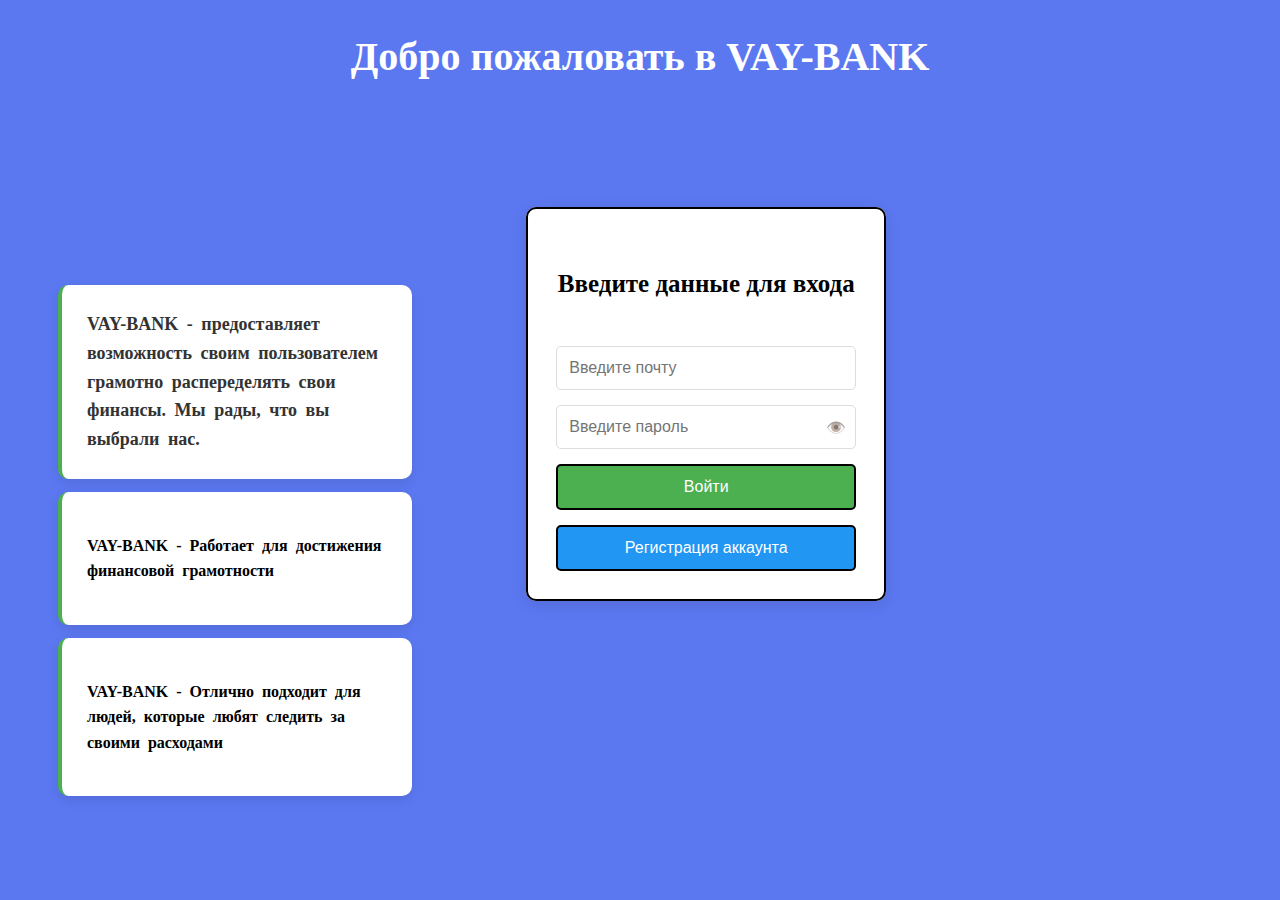
<file: template/index.html>
<!DOCTYPE html>
<html lang="en">
<head>
    <meta charset="UTF-8">
    <meta name="viewport" content="width=device-width, initial-scale=1.0">
    <link rel="stylesheet" href="/style/index.css">
    <title>Авторизация</title>
</head>
<body>
    <h2 class="titleText">Добро пожаловать в VAY-BANK</h2>
    
    <div class="menuInput">
    <h4 class="titleHelpText">Введите данные для входа</h4>
    <input type="email" placeholder="Введите почту">
    
    <div class="password-container" style="position: relative;">
        <input type="password" placeholder="Введите пароль" id="passwordInput">
        <span class="toggle-password" style="position: absolute; right: 10px; top: 50%; transform: translateY(-50%); cursor: pointer; user-select: none;">
            👁️
        </span>
    </div>
    
    <button class="enterBT">Войти</button>
    <button class="cteateBT" onclick="window.location.href='regist.html'">Регистрация аккаунта</button>
</div>

<script>
document.querySelector('.toggle-password').addEventListener('click', function() {
    const passwordInput = document.getElementById('passwordInput');
    if (passwordInput.type === 'password') {
        passwordInput.type = 'text';
        this.textContent = '🔒';
    } else {
        passwordInput.type = 'password';
        this.textContent = '👁️';
    }
});
</script>
    

    <div class="textInfo">
        <b><p>VAY-BANK - предоставляет возможность своим пользователем грамотно распеределять свои финансы. Мы рады, что вы выбрали нас.</p></b>
    </div>
    
    <div class="textInfo2">
        <b><p>VAY-BANK - Работает для достижения финансовой грамотности</p></b>
    </div>
    <div class="textInfo3">
        <b><p>VAY-BANK - Отлично подходит для людей, которые любят следить за своими расходами</p></b>
    </div>

</body>


</html>
</file>
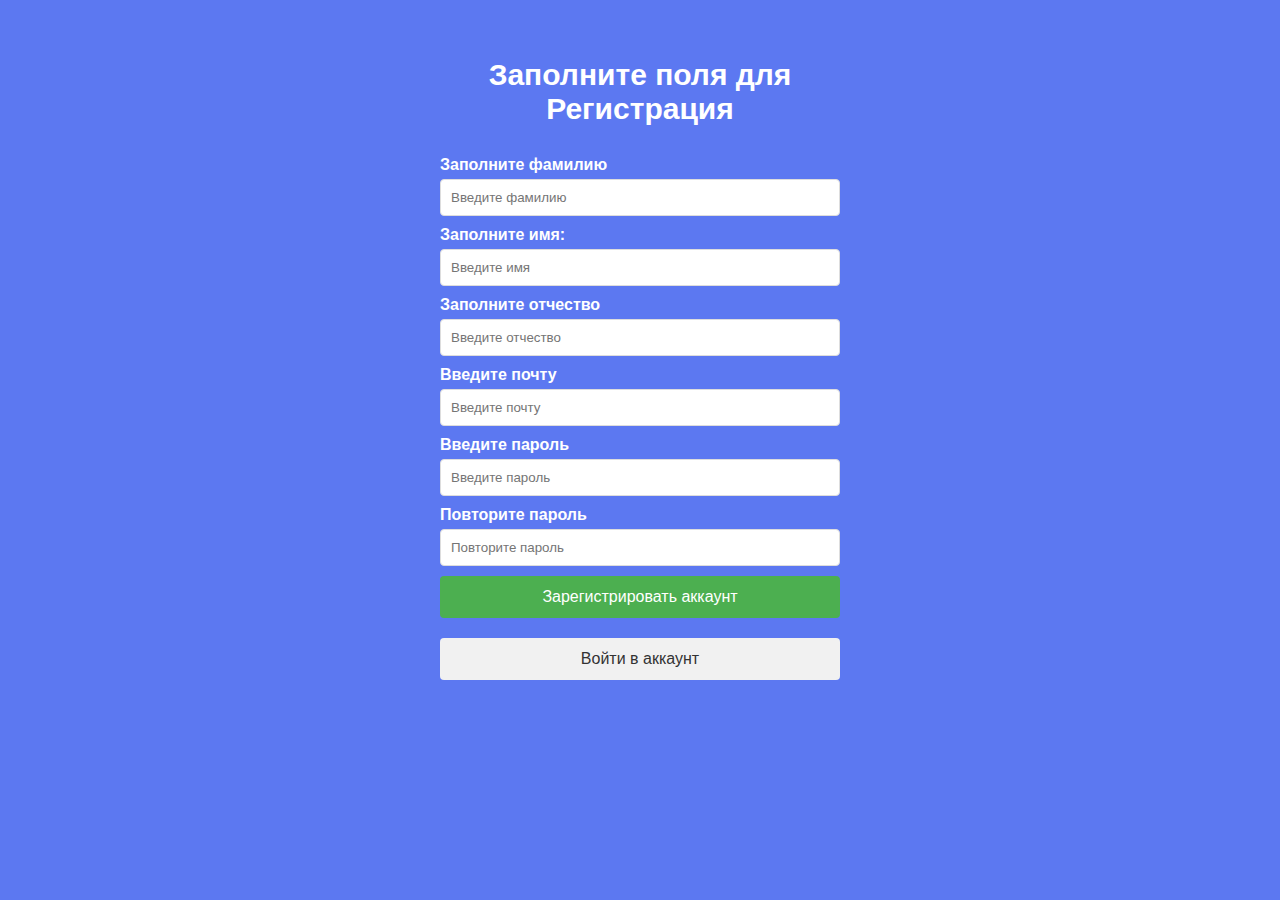
<file: template/regist.html>
<!DOCTYPE html>
<html lang="ru">
<head>
    <meta charset="UTF-8">
    <meta name="viewport" content="width=device-width, initial-scale=1.0">
    <title>Регистрация</title>
    <link rel="stylesheet" href="/style/regist.css">
</head>
<body>
    <div class="menuInputRegist">
        <h3 class="TitleText">Заполните поля для Регистрация</h3>

        <h4>Заполните фамилию</h4>
        <input type="text" id="lastName" placeholder="Введите фамилию">
        <div class="error-message" id="lastNameError">Только русские буквы, первая заглавная</div>

        <h4>Заполните имя:</h4>
        <input type="text" id="firstName" placeholder="Введите имя">
        <div class="error-message" id="firstNameError">Только русские буквы, первая заглавная</div>

        <h4>Заполните отчество</h4>
        <input type="text" id="middleName" placeholder="Введите отчество">
        <div class="error-message" id="middleNameError">Только русские буквы, первая заглавная</div>

        <h4>Введите почту</h4>
        <input type="email" id="email" placeholder="Введите почту">
        <div class="error-message" id="emailError">Введите корректный email</div>

        <h4>Введите пароль</h4>
        <input type="password" id="password" placeholder="Введите пароль">
        <div class="error-message" id="passwordError">Английские символы, минимум одна заглавная буква</div>

        <h4>Повторите пароль</h4>
        <input type="password" id="confirmPassword" placeholder="Повторите пароль">
        <div class="error-message" id="confirmPasswordError">Пароли не совпадают</div>

        <div class="success-message" id="successMessage">Регистрация успешна! Перенаправляем...</div>

        <button class="BtnReg" onclick="validateForm()">Зарегистрировать аккаунт</button>
        <button class="BtnAuth" onclick="window.location.href='index.html'">Войти в аккаунт</button>
    </div>

    <script>
        // Регулярные выражения для валидации
        const russianNameRegex = /^[А-ЯЁ][а-яё]*$/;
        const passwordRegex = /^(?=.*[A-Z])[A-Za-z0-9!@#$%^&*()_+\-=\[\]{};':"\\|,.<>\/?]*$/;
        const emailRegex = /^[^\s@]+@[^\s@]+\.[^\s@]+$/;
        
        // Функция для валидации ФИО
        function validateName(inputId, errorId) {
            const input = document.getElementById(inputId);
            const errorElement = document.getElementById(errorId);
            const value = input.value.trim();
            
            if (!value) {
                showError(input, errorElement, 'Поле обязательно для заполнения');
                return false;
            }
            
            if (!russianNameRegex.test(value)) {
                showError(input, errorElement, 'Только русские буквы, первая заглавная');
                return false;
            }
            
            showSuccess(input, errorElement);
            return true;
        }
        
        // Функция для автоматического форматирования ФИО
        function formatName(inputId) {
            const input = document.getElementById(inputId);
            let value = input.value.trim();
            if (value.length > 0) {
                // Делаем первую букву заглавной, остальные - строчными
                value = value.charAt(0).toUpperCase() + value.slice(1).toLowerCase();
                input.value = value;
            }
        }
        
        // Функция для валидации email
        function validateEmail() {
            const input = document.getElementById('email');
            const errorElement = document.getElementById('emailError');
            const value = input.value.trim();
            
            if (!value) {
                showError(input, errorElement, 'Поле обязательно для заполнения');
                return false;
            }
            
            if (!emailRegex.test(value)) {
                showError(input, errorElement, 'Введите корректный email');
                return false;
            }
            
            showSuccess(input, errorElement);
            return true;
        }
        
        // Функция для валидации пароля
        function validatePassword() {
            const input = document.getElementById('password');
            const errorElement = document.getElementById('passwordError');
            const value = input.value;
            
            if (!value) {
                showError(input, errorElement, 'Поле обязательно для заполнения');
                return false;
            }
            
            if (value.length < 8) {
                showError(input, errorElement, 'Пароль должен содержать минимум 8 символов');
                return false;
            }
            
            if (!passwordRegex.test(value)) {
                showError(input, errorElement, 'Английские символы, минимум одна заглавная буква');
                return false;
            }
            
            showSuccess(input, errorElement);
            return true;
        }
        
        // Функция для проверки совпадения паролей
        function validateConfirmPassword() {
            const password = document.getElementById('password').value;
            const input = document.getElementById('confirmPassword');
            const errorElement = document.getElementById('confirmPasswordError');
            const confirmPassword = input.value;
            
            if (!confirmPassword) {
                showError(input, errorElement, 'Поле обязательно для заполнения');
                return false;
            }
            
            if (password !== confirmPassword) {
                showError(input, errorElement, 'Пароли не совпадают');
                return false;
            }
            
            showSuccess(input, errorElement);
            return true;
        }
        
        // Функции для отображения ошибок и успеха
        function showError(input, errorElement, message) {
            input.classList.remove('valid');
            input.classList.add('error');
            errorElement.textContent = message;
            errorElement.style.display = 'block';
        }
        
        function showSuccess(input, errorElement) {
            input.classList.remove('error');
            input.classList.add('valid');
            errorElement.style.display = 'none';
        }
        
        // Функция для перенаправления на Страницу атворизации
        function redirectToIndex() {
            const successMessage = document.getElementById('successMessage');
            successMessage.style.display = 'block';
            
            // Ждем 2 секунды и перенаправляем
            setTimeout(function() {
                window.location.href = 'index.html';
            }, 2000);
        }
        
        // Главная функция валидации, привязанная к кнопке
        function validateForm() {
            // Форматируем ФИО перед проверкой
            formatName('lastName');
            formatName('firstName');
            formatName('middleName');
            
            // Проверяем все поля
            const isLastNameValid = validateName('lastName', 'lastNameError');
            const isFirstNameValid = validateName('firstName', 'firstNameError');
            const isMiddleNameValid = validateName('middleName', 'middleNameError');
            const isEmailValid = validateEmail();
            const isPasswordValid = validatePassword();
            const isConfirmPasswordValid = validateConfirmPassword();
            
            if (isLastNameValid && isFirstNameValid && isMiddleNameValid && 
                isEmailValid && isPasswordValid && isConfirmPasswordValid) {
                // Все поля валидны, перенаправляем на index.html
                redirectToIndex();
            }
        }
        
        // Инициализация обработчиков событий после загрузки страницы
        document.addEventListener('DOMContentLoaded', function() {
            // Обработчики для ФИО
            ['lastName', 'firstName', 'middleName'].forEach(id => {
                const input = document.getElementById(id);
                input.addEventListener('blur', function() {
                    formatName(id);
                    validateName(id, id + 'Error');
                });
                
                input.addEventListener('input', function() {
                    // Ограничение ввода только русских букв
                    this.value = this.value.replace(/[^А-Яа-яЁё]/g, '');
                });
            });
            
            // Обработчики для остальных полей
            document.getElementById('email').addEventListener('blur', validateEmail);
            document.getElementById('password').addEventListener('blur', validatePassword);
            document.getElementById('confirmPassword').addEventListener('blur', validateConfirmPassword);
            
            // Ограничение ввода для пароля (только английские символы)
            document.getElementById('password').addEventListener('input', function() {
                this.value = this.value.replace(/[^A-Za-z0-9!@#$%^&*()_+\-=\[\]{};':"\\|,.<>\/?]/g, '');
            });
        });
    </script>
</body>
</html>
</file>
<file: style/index.css>
.titleText{
    text-align: center;
    color: white;
    font-size: 40px;
    
}

body{
    background-color: #5c78f1;;
}

.titleHelpText{
    font-size: 25px;
    text-align: center;
}

.password-container {
    position: relative;
    width: 100%;
}

.password-container input {
    width: 100%;
    padding-right: 40px;
    box-sizing: border-box;
}

.toggle-password {
    position: absolute;
    right: 10px;
    top: 50%;
    transform: translateY(-50%);
    cursor: pointer;
    background: none;
    border: none;
    font-size: 16px;
    opacity: 0.6;
    transition: opacity 0.3s;
}

.toggle-password:hover {
    opacity: 1;
}
.menuInput {
    margin-top: 10%;
    margin-left: 41%;
    display: flex;
    flex-direction: column;
    gap: 15px;
    padding: 30px;
    background-color: white;
    border-radius: 10px;
    box-shadow: 
        inset 0 0 0 2px black,
        0 4px 15px rgba(0, 0, 0, 0.1); 
    width: 300px;
}

.menuInput input {
    padding: 12px;
    border: 1px solid #ddd;
    border-radius: 5px;
    font-size: 16px;
    outline: none;
    transition: border 0.3s;
}

.menuInput input:focus {
    border-color: #666;
}

.enterBT {
    padding: 12px;
    background-color: #4CAF50; 
    color: white;
    border: none;
    border-radius: 5px;
    font-size: 16px;
    cursor: pointer;
    transition: background-color 0.3s;
    border: 2px solid #000;

}

.enterBT:hover {
    background-color: #45a049;
}

.cteateBT {
    padding: 12px;
    background-color: #2196F3; 
    color: white;
    border: none;
    border-radius: 5px;
    font-size: 16px;
    border: 2px solid #000;
    cursor: pointer;
    transition: background-color 0.3s;
}

.cteateBT:hover {
    background-color: #0b7dda; /
}
.monitor_1{
    margin-top: -29%;
    margin-left: 60%;
    width: 800px;
}
.textInfo {
    max-width: 300px; 
    margin-left: 50px;
    margin-top: -25%;
    padding: 25px;
    background-color: white;
    border-radius: 10px;
    box-shadow: 0 4px 12px rgba(0, 0, 0, 0.1);
    line-height: 1.6;
    word-spacing: 4px;
    text-align: left;
    border-left: 4px solid #4CAF50; 
}

.textInfo p {
    margin: 0;
    font-size: 18px;
    color: #333;
    word-wrap: break-word;
    overflow-wrap: break-word;
    hyphens: auto;
}
.textInfo2 {
    max-width: 300px; 
    margin-left: 50px; 
    margin-top: 1%;
    padding: 25px;
    background-color: white;
    border-radius: 10px;
    box-shadow: 0 4px 12px rgba(0, 0, 0, 0.1);
    line-height: 1.6;
    word-spacing: 4px;
    text-align: left;
    border-left: 4px solid #4CAF50; 
}

.textInfo3 {
    max-width: 300px; 
    margin-left: 50px; 
    margin-top: 1%;
    padding: 25px;
    background-color: rgb(255, 255, 255);
    border-radius: 10px;
    box-shadow: 0 4px 12px rgba(0, 0, 0, 0.1);
    line-height: 1.6;
    word-spacing: 4px;
    text-align: left;
    border-left: 4px solid #4CAF50; 
}
</file>
<file: style/regist.css>
.TitleText{
    font-size: 30px;
    color: white;
}

.menuInputRegist {
    max-width: 400px;
    margin: 0 auto;
    padding: 20px;
    font-family: Arial, sans-serif;
}

.menuInputRegist h3 {
    text-align: center;
    color: #ffffff;
}

.menuInputRegist h4 {
    margin: 10px 0 5px;
    color: #ffffff;
}

.menuInputRegist input {
    width: 100%;
    padding: 10px;
    border: 1px solid #ddd;
    border-radius: 4px;
    box-sizing: border-box;
}

.menuInputRegist input.error {
    border-color: #ff4444;
    background-color: #ffeeee;
}

.menuInputRegist input.valid {
    border-color: #00cc66;
}

.error-message {
    color: #ff4444;
    font-size: 12px;
    margin-top: 3px;
    display: none;
}

.BtnReg, .BtnAuth {
    width: 100%;
    padding: 12px;
    margin: 10px 0;
    border: none;
    border-radius: 4px;
    cursor: pointer;
    font-size: 16px;
}

.BtnReg {
    background-color: #4CAF50;
    color: white;
}

.BtnReg:hover {
    background-color: #45a049;
}

.BtnAuth {
    background-color: #f1f1f1;
    color: #333;
}

.BtnAuth:hover {
    background-color: #ddd;
}

.success-message {
    color: #00cc66;
    text-align: center;
    margin-top: 10px;
    display: none;
}
body{
    background-color: #5c78f1;
}
</file>
